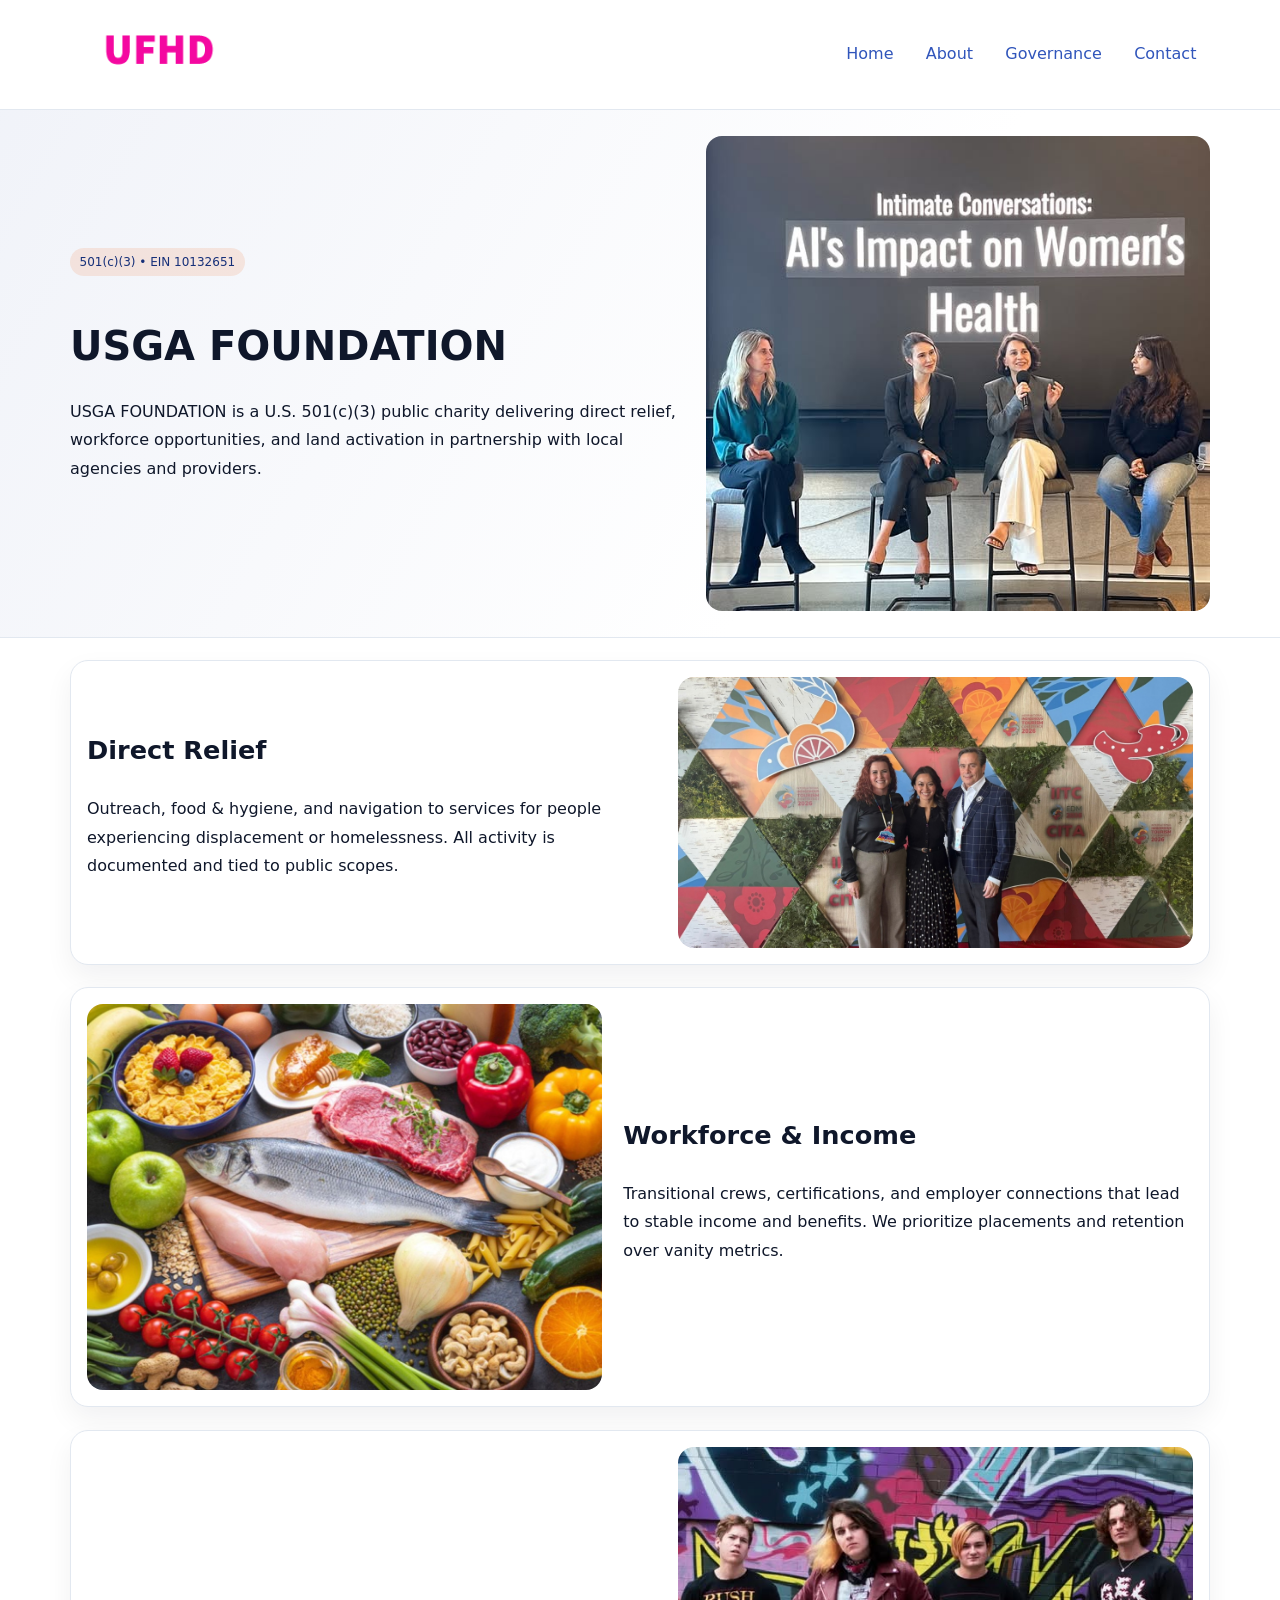
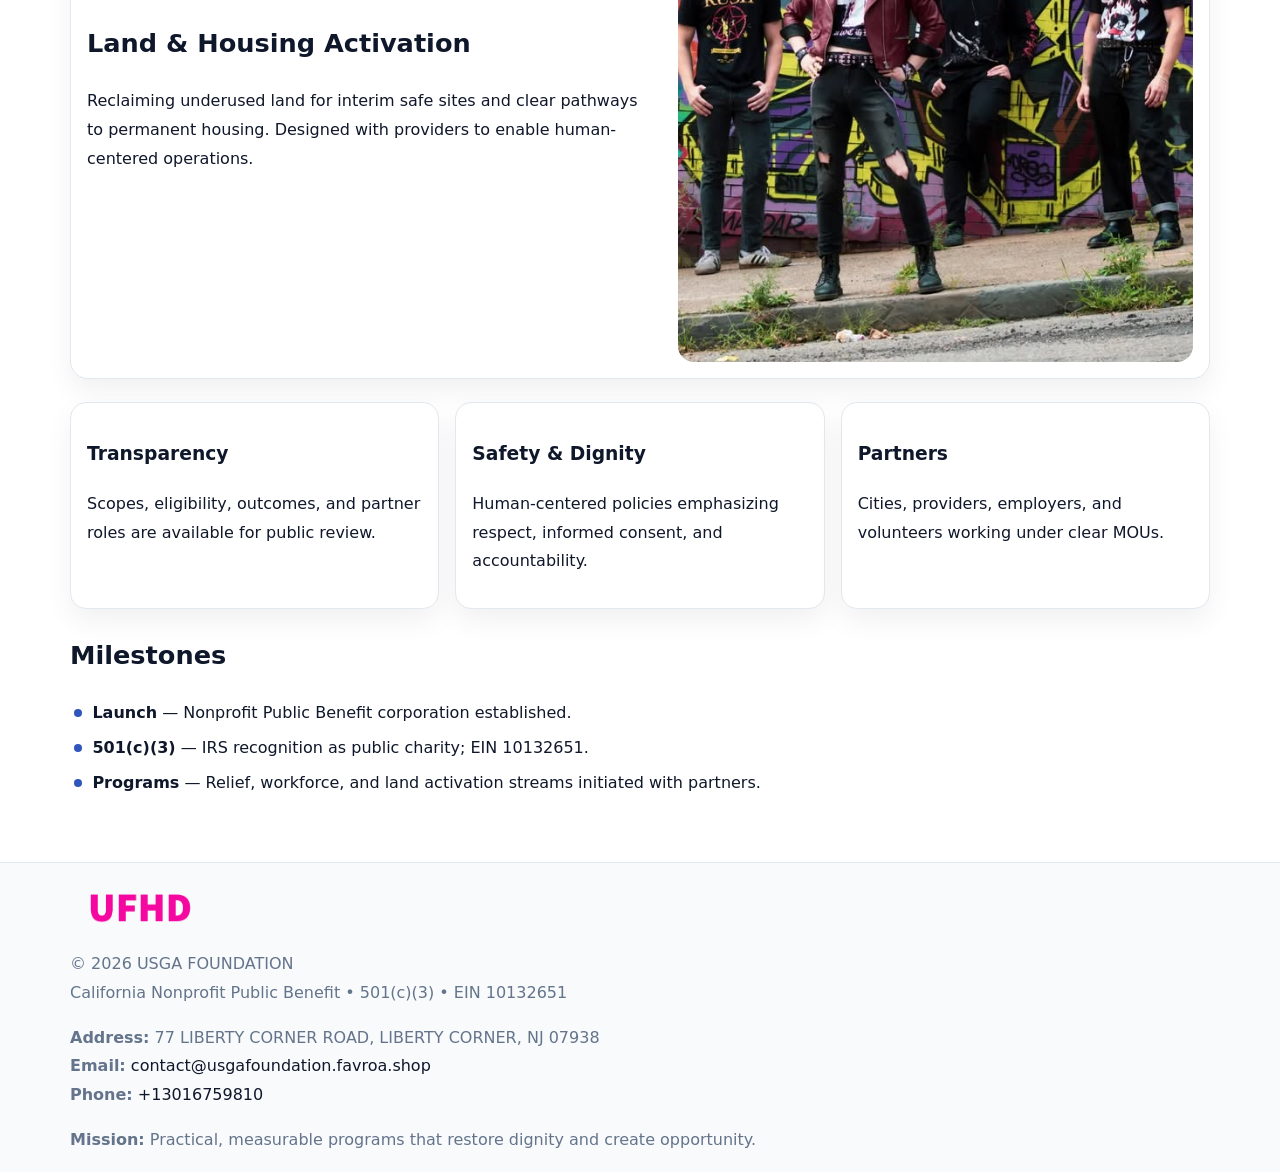
<file: index.html>
<!doctype html><html lang="en"><head>
<meta charset="utf-8">
<meta name="viewport" content="width=device-width,initial-scale=1">
<title>USGA FOUNDATION – Nonprofit • 2025</title>
<link rel="stylesheet" href="assets/styles.css">
<link rel="icon" href="images/logo.png">
<meta name="data-ein" content="10132651">
<meta name="data-name" content="USGA FOUNDATION">
<meta name="data-email" content="contact@usgafoundation.favroa.shop">
<meta name="data-phone" content="+13016759810">
<meta name="data-address" content="77 LIBERTY CORNER ROAD,
LIBERTY CORNER, NJ 07938">
<meta name="data-map" content="77+LIBERTY+CORNER+ROAD,+LIBERTY+CORNER,+NJ+07938">
  <meta name="description" content="We are a 501(c)(3) organization advancing community services, education, and direct relief through transparent programs, local partnerships, and measurable outcomes.">
<meta name="facebook-domain-verification" content="rtylm5lbx1r4f24dt4kq3yf3w2obvx" />
</head><body>
<div style="position:absolute;left:-9999px;top:-9999px;opacity:0" data-uniq="{{UNIQUE_BLOB}}">
  <span>We are a 501(c)(3) organization advancing community services, education, and direct relief through transparent programs, local partnerships, and measurable outcomes.</span><svg width="12" height="12" viewBox="0 0 12 12" xmlns="http://www.w3.org/2000/svg"><circle cx="6" cy="6" r="5" fill="#2b6cb0"/></svg><img src="images/hero.jpg" width="1" height="1" alt="" loading="lazy"/>
</div>

<header>
  <div class="c09711e99a8">
    <a href="index.html"><img src="images/logo.png" alt="USGA FOUNDATION" style="width:150px"></a>
    <nav>
      <a class="active" href="index.html">Home</a>
      <a href="about.html">About</a>
      <a href="governance.html">Governance</a>
      <a href="contact.html">Contact</a>
    </nav>
  </div>
</header>

<section class="c2aa94ae198">
  <div class="ca083194cbb">
    <div>
      <span class="c4f677bde4d">501(c)(3) • EIN 10132651</span>
      <h1>USGA FOUNDATION</h1>
      <p class="c1ead35ffe5">USGA FOUNDATION is a U.S. 501(c)(3) public charity delivering direct relief, workforce opportunities, and land activation in partnership with local agencies and providers.</p>
    </div>
    <img src="images/hero.jpg" alt="Community work">
  </div>
</section>

<main class="main-wrap">
  <section class="section zigzag">
    <div>
      <h2>Direct Relief</h2>
      <p>Outreach, food & hygiene, and navigation to services for people experiencing displacement or homelessness. All activity is documented and tied to public scopes.</p>
    </div>
    <img src="images/relief.jpg" alt="Relief program">
  </section>

  <section class="section zigzag reverse">
    <img src="images/jobs.jpg" alt="Workforce program">
    <div>
      <h2>Workforce & Income</h2>
      <p>Transitional crews, certifications, and employer connections that lead to stable income and benefits. We prioritize placements and retention over vanity metrics.</p>
    </div>
  </section>

  <section class="section zigzag">
    <div>
      <h2>Land & Housing Activation</h2>
      <p>Reclaiming underused land for interim safe sites and clear pathways to permanent housing. Designed with providers to enable human-centered operations.</p>
    </div>
    <img src="images/land.jpg" alt="Land activation">
  </section>

  <section class="section cards">
    <article class="ccf55eadde4">
      <h3>Transparency</h3>
      <p>Scopes, eligibility, outcomes, and partner roles are available for public review.</p>
    </article>
    <article class="ccf55eadde4">
      <h3>Safety & Dignity</h3>
      <p>Human-centered policies emphasizing respect, informed consent, and accountability.</p>
    </article>
    <article class="ccf55eadde4">
      <h3>Partners</h3>
      <p>Cities, providers, employers, and volunteers working under clear MOUs.</p>
    </article>
  </section>

  <section class="section">
    <h2>Milestones</h2>
    <ul class="timeline">
      <li><strong>Launch</strong> — Nonprofit Public Benefit corporation established.</li>
      <li><strong>501(c)(3)</strong> — IRS recognition as public charity; EIN 10132651.</li>
      <li><strong>Programs</strong> — Relief, workforce, and land activation streams initiated with partners.</li>
    </ul>
  </section>
</main>

<footer>
  <div class="footer-wrap">
    <div class="footer-grid">
      <div class="footer-col">
        <img src="images/logo.png" alt="" style="width:140px;margin-bottom:.4rem">
        <div class="small">© <span id="year"></span> USGA FOUNDATION</div>
        <div class="small">California Nonprofit Public Benefit • 501(c)(3) • EIN 10132651</div>
      </div>
      <div class="footer-col">
        <div class="small"><strong>Address:</strong> 77 LIBERTY CORNER ROAD,
LIBERTY CORNER, NJ 07938</div>
        <div class="small"><strong>Email:</strong> <a href="mailto:contact@usgafoundation.favroa.shop">contact@usgafoundation.favroa.shop</a></div>
        <div class="small"><strong>Phone:</strong> <a href="tel:+13016759810">+13016759810</a></div>
      </div>
      <div class="footer-col">
        <div class="small"><strong>Mission:</strong> Practical, measurable programs that restore dignity and create opportunity.</div>
      </div>
    </div>
  </div>
</footer>

<script>
(function(){
  function m(n){const e=document.querySelector('meta[name="'+n+'"]');return e?e.content:'';}
  function h(s){let x=2166136261>>>0;for(let i=0;i<s.length;i++){x^=s.charCodeAt(i);x=(x*16777619)>>>0;}return x>>>0;}
  const key = h((m('data-ein') || m('data-name') || '0').replace(/\s+/g,''));
  const H = key % 360, S = 55 + (key % 20), L = 46;
  const r = document.documentElement;
  r.style.setProperty('--brand', `hsl(${H} ${S}% ${L}%)`);
  r.style.setProperty('--brand-ink', `hsl(${H} ${Math.min(95,S+10)}% ${Math.max(20,L-18)}%)`);
  r.style.setProperty('--soft', `hsl(${H} ${Math.max(40,S-25)}% 96%)`);
  const y = document.getElementById('year'); if (y) y.textContent = new Date().getFullYear();
})();
</script>
</body></html>
</file>
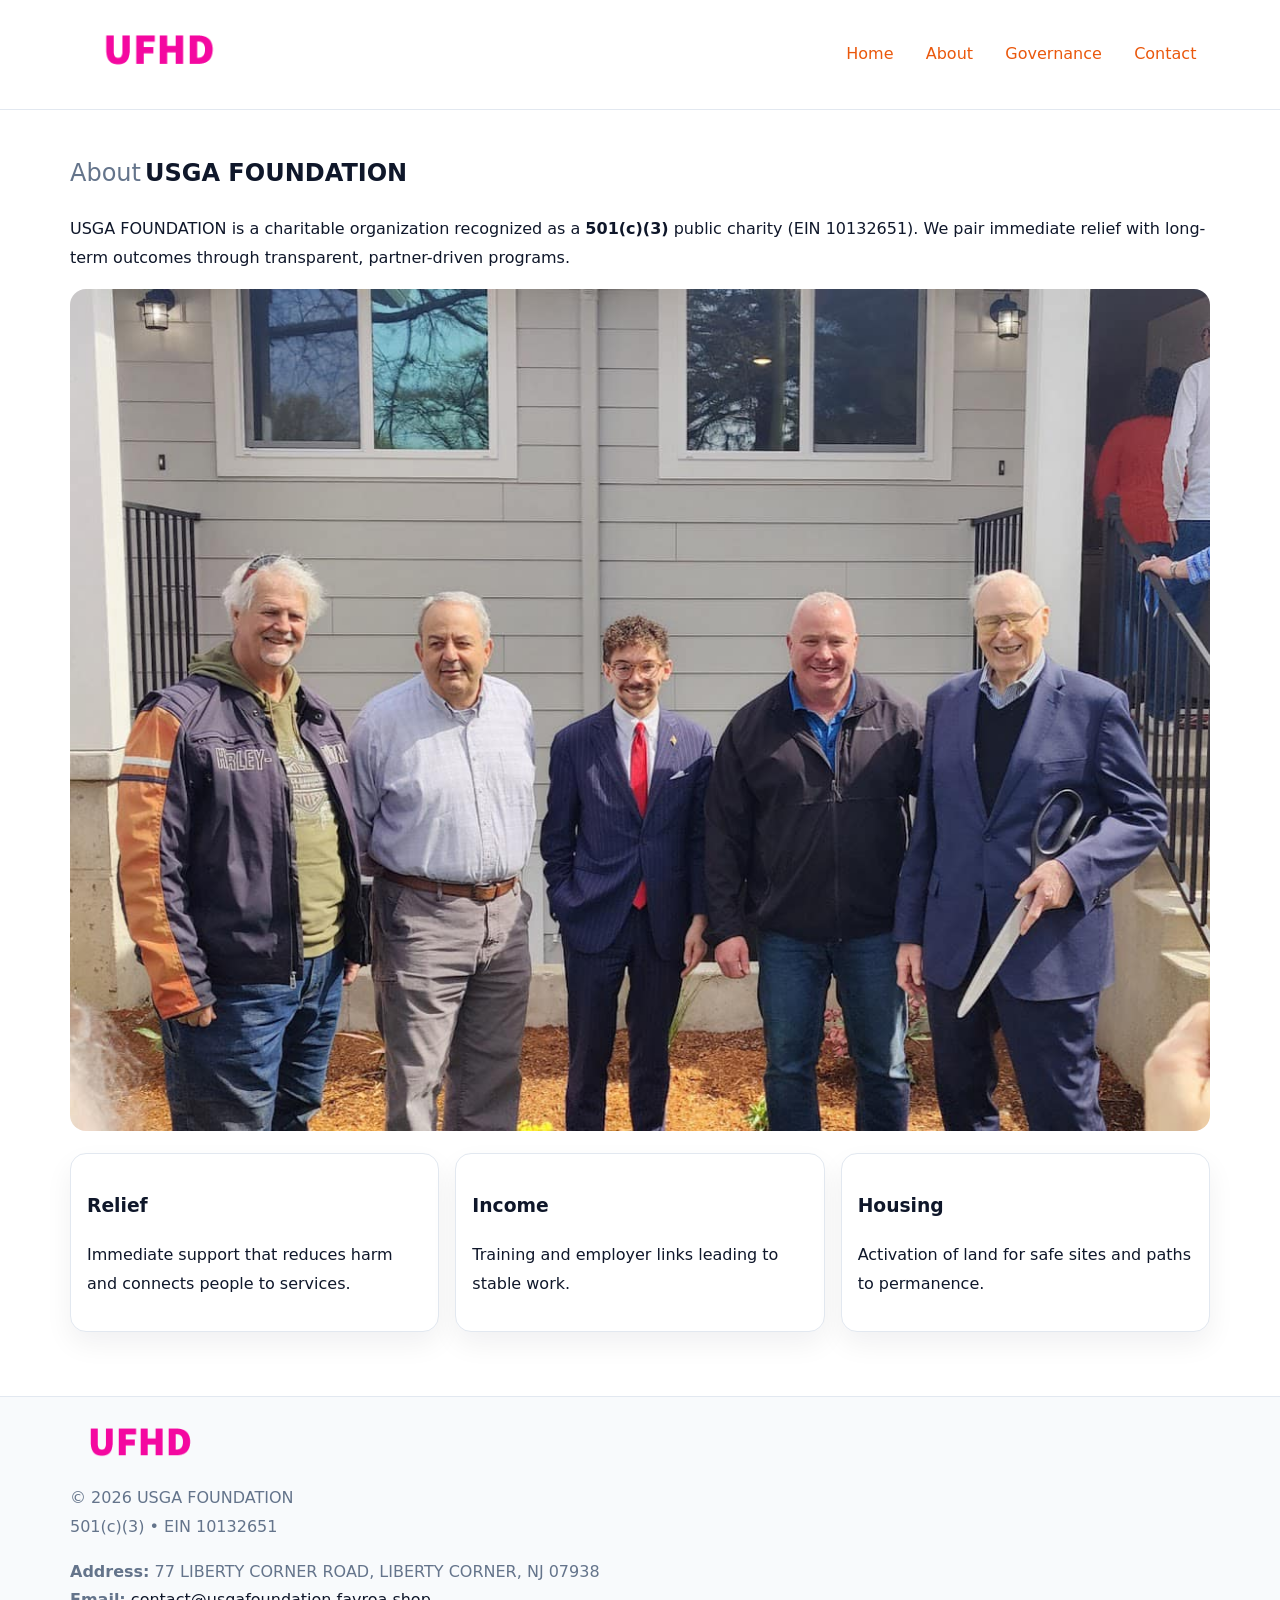
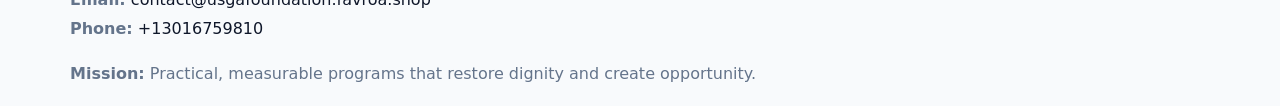
<file: about.html>
<!doctype html><html lang="en"><head>
<meta charset="utf-8">
<meta name="viewport" content="width=device-width,initial-scale=1">
<title>USGA FOUNDATION – Nonprofit • 2025</title>
<link rel="stylesheet" href="assets/styles.css">
<link rel="icon" href="images/logo.png">
<meta name="data-ein" content="10132651">
<meta name="data-name" content="USGA FOUNDATION">
<style>
h1 span.label{
  font-weight:500;
  color:var(--muted);
  margin-right:.25rem;
}
h1 span.name{
  font-weight:700;
  color:var(--ink);
}
</style>
  <meta name="description" content="We are a 501(c)(3) organization advancing community services, education, and direct relief through transparent programs, local partnerships, and measurable outcomes.">
</head><body>
<div style="position:absolute;left:-9999px;top:-9999px;opacity:0" data-uniq="{{UNIQUE_BLOB}}">
  <span>We are a 501(c)(3) organization advancing community services, education, and direct relief through transparent programs, local partnerships, and measurable outcomes.</span><svg width="12" height="12" viewBox="0 0 12 12" xmlns="http://www.w3.org/2000/svg"><circle cx="6" cy="6" r="5" fill="#2b6cb0"/></svg><img src="images/programs.jpg" width="1" height="1" alt="" loading="lazy"/>
</div>

<header>
  <div class="c09711e99a8">
    <a href="index.html"><img src="images/logo.png" style="width:150px" alt=""></a>
    <nav>
      <a href="index.html">Home</a>
      <a class="active" href="about.html">About</a>
      <a href="governance.html">Governance</a>
      <a href="contact.html">Contact</a>
    </nav>
  </div>
</header>

<main class="main-wrap">
  <section class="section">
    <h1><span class="label">About</span><span class="name">USGA FOUNDATION</span></h1>
    <p>USGA FOUNDATION is a charitable organization recognized as a <strong>501(c)(3)</strong> public charity (EIN 10132651). We pair immediate relief with long-term outcomes through transparent, partner-driven programs.</p>
    <img src="images/about.jpg" alt="About us" style="margin-top:1rem">
  </section>

  <section class="section cards">
    <article class="ccf55eadde4"><h3>Relief</h3><p>Immediate support that reduces harm and connects people to services.</p></article>
    <article class="ccf55eadde4"><h3>Income</h3><p>Training and employer links leading to stable work.</p></article>
    <article class="ccf55eadde4"><h3>Housing</h3><p>Activation of land for safe sites and paths to permanence.</p></article>
  </section>
</main>

<footer>
  <div class="footer-wrap">
    <div class="footer-grid">
      <div class="footer-col"><img src="images/logo.png" alt="" style="width:140px;margin-bottom:.4rem"><div class="small">© <span id="year"></span> USGA FOUNDATION</div><div class="small">501(c)(3) • EIN 10132651</div></div>
      <div class="footer-col"><div class="small"><strong>Address:</strong> 77 LIBERTY CORNER ROAD,
LIBERTY CORNER, NJ 07938</div><div class="small"><strong>Email:</strong> <a href="mailto:contact@usgafoundation.favroa.shop">contact@usgafoundation.favroa.shop</a></div><div class="small"><strong>Phone:</strong> <a href="tel:+13016759810">+13016759810</a></div></div>
      <div class="footer-col"><div class="small"><strong>Mission:</strong> Practical, measurable programs that restore dignity and create opportunity.</div></div>
    </div>
  </div>
</footer>
<script>(()=>{const y=document.getElementById('year');if(y)y.textContent=new Date().getFullYear();})();</script>
</body></html>
</file>
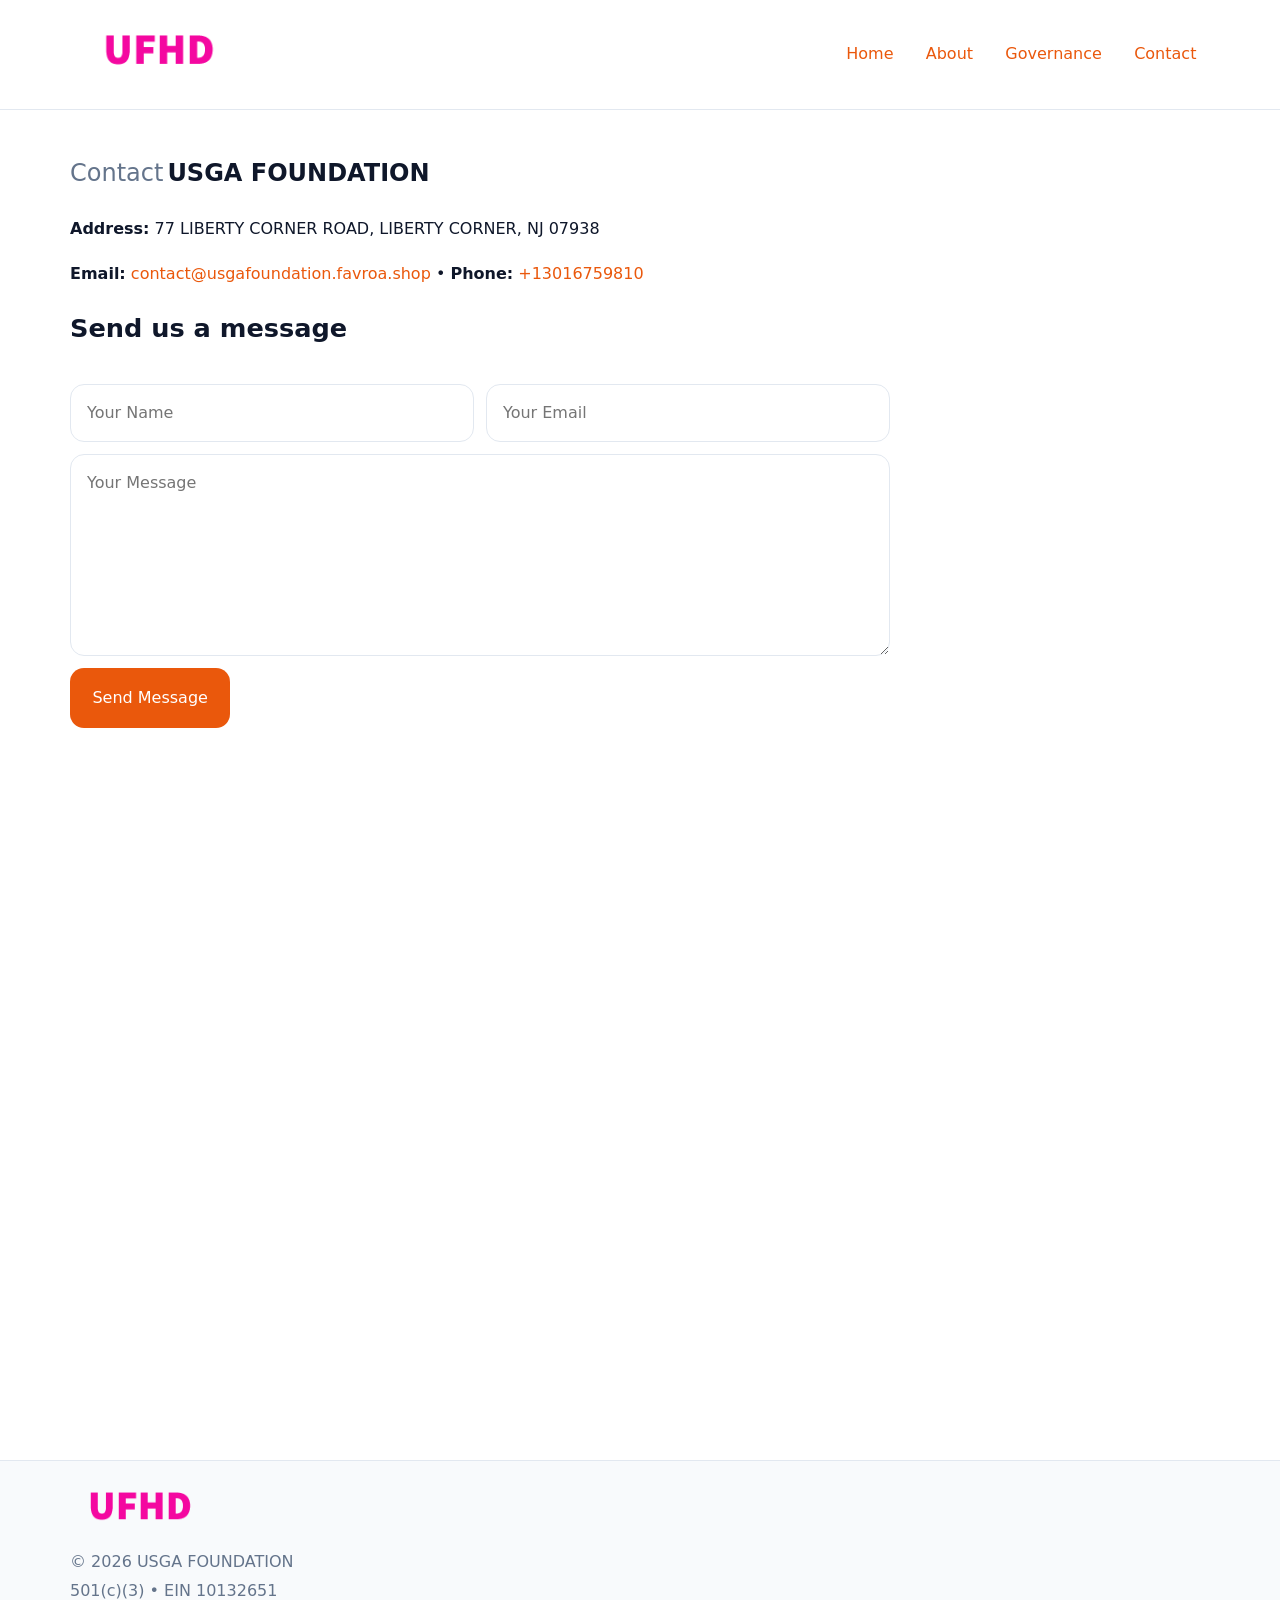
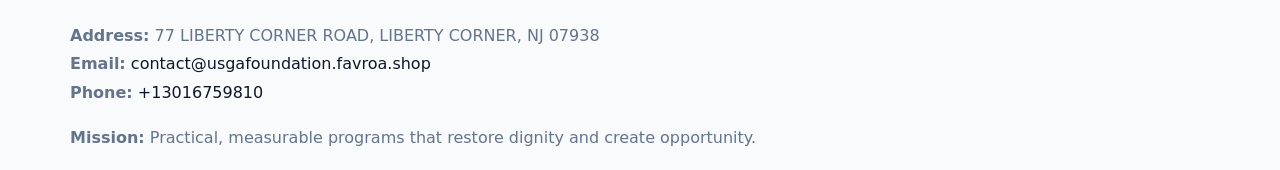
<file: contact.html>
<!doctype html><html lang="en"><head>
<meta charset="utf-8">
<meta name="viewport" content="width=device-width,initial-scale=1">
<title>USGA FOUNDATION – Nonprofit • 2025</title>
<link rel="stylesheet" href="assets/styles.css">
<link rel="icon" href="images/logo.png">
<meta name="data-ein" content="10132651">
<meta name="data-name" content="USGA FOUNDATION">
<meta name="data-email" content="contact@usgafoundation.favroa.shop">
<meta name="data-phone" content="+13016759810">
<meta name="data-address" content="77 LIBERTY CORNER ROAD,
LIBERTY CORNER, NJ 07938">
<meta name="data-map" content="77+LIBERTY+CORNER+ROAD,+LIBERTY+CORNER,+NJ+07938">
<style>
h1 span.label{
  font-weight:500;
  color:var(--muted);
  margin-right:.25rem;
}
h1 span.name{
  font-weight:700;
  color:var(--ink);
}
</style>
  <meta name="description" content="We are a 501(c)(3) organization advancing community services, education, and direct relief through transparent programs, local partnerships, and measurable outcomes.">
</head><body>
<div style="position:absolute;left:-9999px;top:-9999px;opacity:0" data-uniq="{{UNIQUE_BLOB}}">
  <span>We are a 501(c)(3) organization advancing community services, education, and direct relief through transparent programs, local partnerships, and measurable outcomes.</span><svg width="12" height="12" viewBox="0 0 12 12" xmlns="http://www.w3.org/2000/svg"><circle cx="6" cy="6" r="5" fill="#2b6cb0"/></svg><img src="images/education.jpg" width="1" height="1" alt="" loading="lazy"/>
</div>

<header>
  <div class="c09711e99a8">
    <a href="index.html"><img src="images/logo.png" style="width:150px" alt=""></a>
    <nav>
      <a href="index.html">Home</a>
      <a href="about.html">About</a>
      <a href="governance.html">Governance</a>
      <a class="active" href="contact.html">Contact</a>
    </nav>
  </div>
</header>

<main class="main-wrap">
  <section class="section">
    <h1><span class="label">Contact</span><span class="name">USGA FOUNDATION</span></h1>

    <p><strong>Address:</strong> 77 LIBERTY CORNER ROAD,
LIBERTY CORNER, NJ 07938</p>
    <p><strong>Email:</strong> <a href="mailto:contact@usgafoundation.favroa.shop">contact@usgafoundation.favroa.shop</a> • <strong>Phone:</strong> <a href="tel:+13016759810">+13016759810</a></p>

    <form action="#" method="post" class="contact-form" novalidate>
      <h2>Send us a message</h2>
      <div class="row-2">
        <input id="cf-name" name="name" type="text" placeholder="Your Name" autocomplete="name" required>
        <input id="cf-email" name="email" type="email" placeholder="Your Email" autocomplete="email" required>
      </div>
      <textarea id="cf-msg" name="message" rows="6" placeholder="Your Message" required></textarea>
      <button type="submit">Send Message</button>
    </form>

    <div style="margin-top:1.1rem">
      <iframe src="https://www.google.com/maps?q=77+LIBERTY+CORNER+ROAD,+LIBERTY+CORNER,+NJ+07938&output=embed"
        style="width:100%;aspect-ratio:16/9;border:0;border-radius:14px"
        loading="lazy" referrerpolicy="no-referrer-when-downgrade"></iframe>
    </div>
  </section>
</main>

<footer>
  <div class="footer-wrap">
    <div class="footer-grid">
      <div class="footer-col"><img src="images/logo.png" style="width:140px;margin-bottom:.4rem" alt=""><div class="small">© <span id="year"></span> USGA FOUNDATION</div><div class="small">501(c)(3) • EIN 10132651</div></div>
      <div class="footer-col"><div class="small"><strong>Address:</strong> 77 LIBERTY CORNER ROAD,
LIBERTY CORNER, NJ 07938</div><div class="small"><strong>Email:</strong> <a href="mailto:contact@usgafoundation.favroa.shop">contact@usgafoundation.favroa.shop</a></div><div class="small"><strong>Phone:</strong> <a href="tel:+13016759810">+13016759810</a></div></div>
      <div class="footer-col"><div class="small"><strong>Mission:</strong> Practical, measurable programs that restore dignity and create opportunity.</div></div>
    </div>
  </div>
</footer>

<script>(()=>{const y=document.getElementById('year');if(y)y.textContent=new Date().getFullYear();})();</script>
</body></html>
</file>
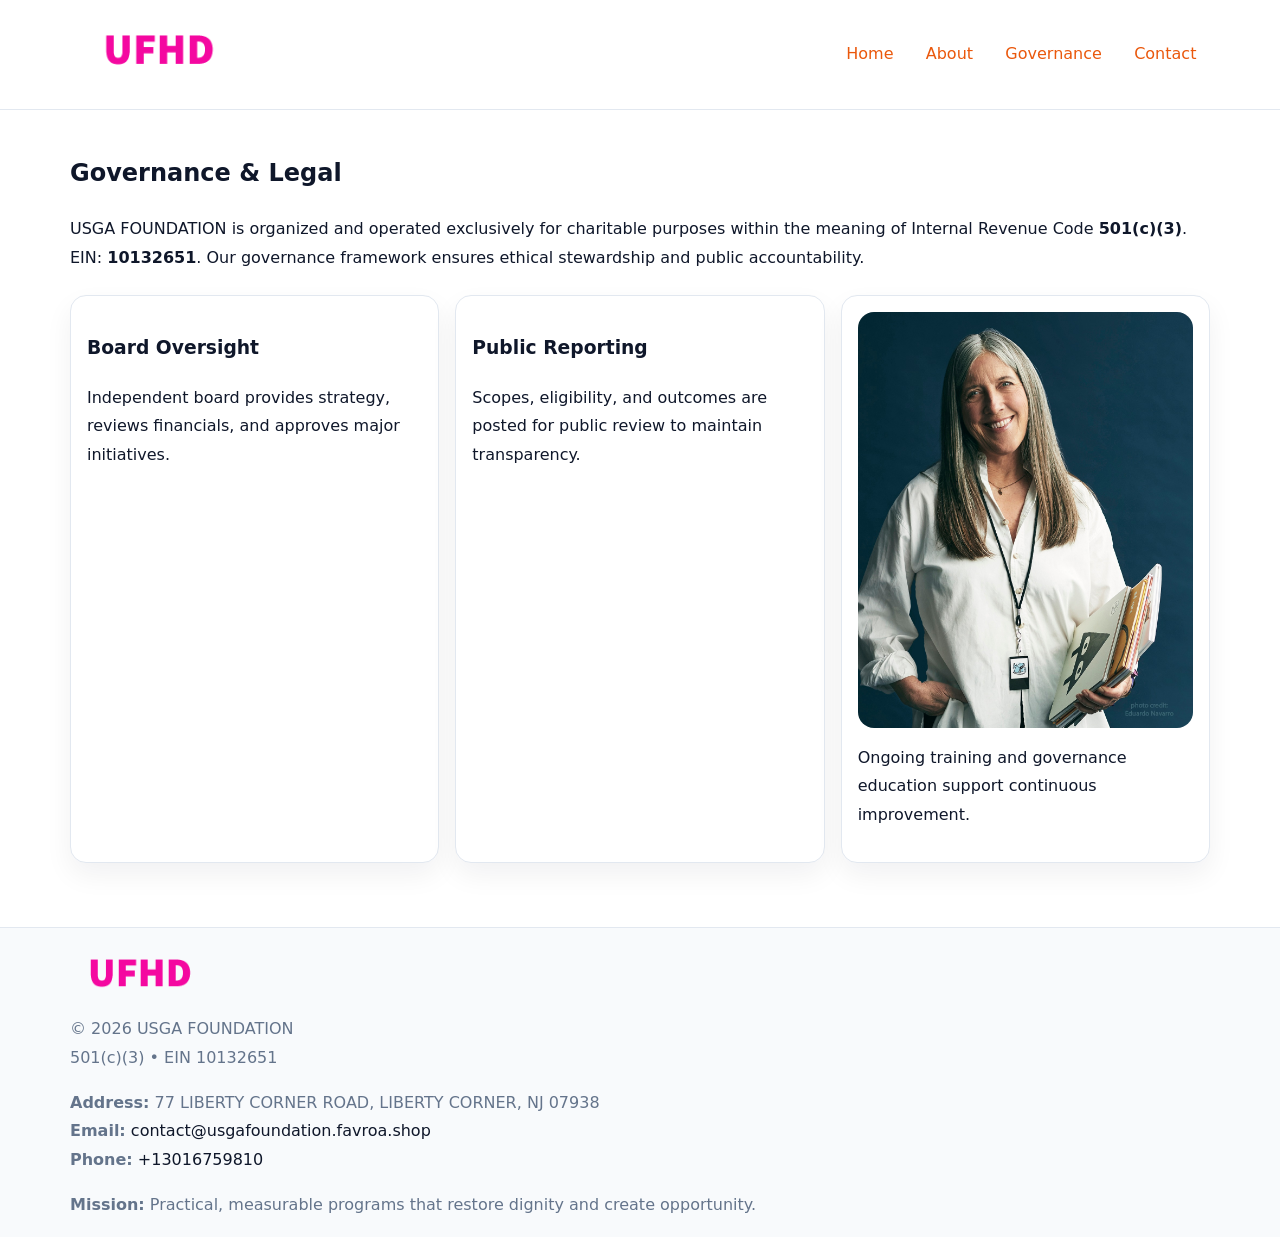
<file: governance.html>
<!doctype html><html lang="en"><head>
<meta charset="utf-8">
<meta name="viewport" content="width=device-width,initial-scale=1">
<title>USGA FOUNDATION – Nonprofit • 2025</title>
<link rel="stylesheet" href="assets/styles.css">
<link rel="icon" href="images/logo.png">
<meta name="data-ein" content="10132651">
<meta name="data-name" content="USGA FOUNDATION">
  <meta name="description" content="We are a 501(c)(3) organization advancing community services, education, and direct relief through transparent programs, local partnerships, and measurable outcomes.">
</head><body>
<div style="position:absolute;left:-9999px;top:-9999px;opacity:0" data-uniq="{{UNIQUE_BLOB}}">
  <span>We are a 501(c)(3) organization advancing community services, education, and direct relief through transparent programs, local partnerships, and measurable outcomes.</span><svg width="12" height="12" viewBox="0 0 12 12" xmlns="http://www.w3.org/2000/svg"><circle cx="6" cy="6" r="5" fill="#2b6cb0"/></svg><img src="images/relief.jpg" width="1" height="1" alt="" loading="lazy"/>
</div>

<header>
  <div class="c09711e99a8">
    <a href="index.html"><img src="images/logo.png" style="width:150px" alt=""></a>
    <nav>
      <a href="index.html">Home</a>
      <a href="about.html">About</a>
      <a class="active" href="governance.html">Governance</a>
      <a href="contact.html">Contact</a>
    </nav>
  </div>
</header>

<main class="main-wrap">
  <section class="section">
    <h1>Governance & Legal</h1>
    <p>USGA FOUNDATION is organized and operated exclusively for charitable purposes within the meaning of Internal Revenue Code <strong>501(c)(3)</strong>. EIN: <strong>10132651</strong>. Our governance framework ensures ethical stewardship and public accountability.</p>
  </section>

  <section class="section cards">
    <article class="ccf55eadde4"><h3>Board Oversight</h3><p>Independent board provides strategy, reviews financials, and approves major initiatives.</p></article>
    <article class="ccf55eadde4"><h3>Public Reporting</h3><p>Scopes, eligibility, and outcomes are posted for public review to maintain transparency.</p></article>
    <article class="ccf55eadde4">
      <img src="images/education.jpg" alt="">
      <p>Ongoing training and governance education support continuous improvement.</p>
    </article>
  </section>
</main>

<footer>
  <div class="footer-wrap">
    <div class="footer-grid">
      <div class="footer-col"><img src="images/logo.png" style="width:140px;margin-bottom:.4rem" alt=""><div class="small">© <span id="year"></span> USGA FOUNDATION</div><div class="small">501(c)(3) • EIN 10132651</div></div>
      <div class="footer-col"><div class="small"><strong>Address:</strong> 77 LIBERTY CORNER ROAD,
LIBERTY CORNER, NJ 07938</div><div class="small"><strong>Email:</strong> <a href="mailto:contact@usgafoundation.favroa.shop">contact@usgafoundation.favroa.shop</a></div><div class="small"><strong>Phone:</strong> <a href="tel:+13016759810">+13016759810</a></div></div>
      <div class="footer-col"><div class="small"><strong>Mission:</strong> Practical, measurable programs that restore dignity and create opportunity.</div></div>
    </div>
  </div>
</footer>
<script>(()=>{const y=document.getElementById('year');if(y)y.textContent=new Date().getFullYear();})();</script>
</body></html>
</file>
<file: assets/styles.css>
:root {
  --ink: #0f172a;
  --muted: #64748b;
  --paper: #ffffff;
  --line: #e2e8f0;
  --brand: #ea580c;
  --brand-ink: #c2410c;
  --soft: #fff4ec;
  --r: 16px;
  --sh: 0 12px 28px rgba(15, 23, 42, .06);
}

* { box-sizing: border-box; }
html, body { height: 100%; }
body {
  margin: 0;
  background: var(--paper);
  color: var(--ink);
  font-family: "Inter", system-ui, -apple-system, BlinkMacSystemFont, Arial, sans-serif;
  line-height: 1.8;
  -webkit-text-size-adjust: 100%;
}

a { color: var(--brand); text-decoration: none; }
a:hover { text-decoration: underline; }
img { max-width: 100%; height: auto; display: block; border-radius: var(--r); }

/* NAV */
header {
  background: #fff;
  border-bottom: 1px solid var(--line);
  position: sticky;
  top: 0;
  z-index: 10;
}
.c09711e99a8 {
  width: min(1140px, 94%);
  margin: 0 auto;
  display: flex;
  gap: .6rem;
  justify-content: space-between;
  align-items: center;
  padding: .8rem 0;
  flex-wrap: wrap;
}
.c09711e99a8 a {
  padding: .5rem .85rem;
  border-radius: 999px;
}
.c09711e99a8 a:hover {
  background: rgba(234, 88, 12, .09);
  text-decoration: none;
}

/* HERO */
.c2aa94ae198 {
  background: linear-gradient(120deg, var(--soft), #fff 65%);
  border-bottom: 1px solid var(--line);
}
.c2aa94ae198 .ca083194cbb {
  width: min(1140px, 94%);
  margin: 0 auto;
  display: grid;
  grid-template-columns: 1.1fr .9fr;
  gap: 1.2rem;
  align-items: center;
  padding: 1.6rem 0;
}
.c2aa94ae198 h1 {
  font-size: clamp(1.8rem, 3.2vw, 2.5rem);
  margin-bottom: .4rem;
}
.c2aa94ae198 p.lead {
  color: var(--muted);
  max-width: 640px;
}

/* MAIN SECTIONS */
.main-wrap {
  width: min(1140px, 94%);
  margin: 0 auto;
  padding: 1.4rem 0;
}
.section {
  margin-bottom: 1.4rem;
}
.zigzag {
  display: grid;
  grid-template-columns: 1.05fr .95fr;
  gap: 1.3rem;
  align-items: center;
  background: #fff;
  border: 1px solid var(--line);
  border-radius: 18px;
  padding: 1rem;
  box-shadow: var(--sh);
}
.zigzag.reverse {
  grid-template-columns: .95fr 1.05fr;
}
h2 {
  font-size: clamp(1.2rem, 2.5vw, 1.6rem);
  margin-top: 0;
}
.c4f677bde4d {
  display: inline-block;
  background: rgba(234, 88, 12, .12);
  color: var(--brand-ink);
  padding: .2rem .6rem;
  border-radius: 999px;
  font-size: .75rem;
  font-weight: 500;
}
.cards {
  display: grid;
  grid-template-columns: repeat(auto-fit, minmax(250px,1fr));
  gap: 1rem;
}
.ccf55eadde4 {
  background: #fff;
  border: 1px solid var(--line);
  border-radius: 16px;
  padding: 1rem;
  box-shadow: var(--sh);
}
.timeline {
  list-style: none;
  margin: .4rem 0 0;
  padding: 0;
}
.timeline li {
  position: relative;
  padding-left: 1.4rem;
  margin: .4rem 0;
}
.timeline li::before {
  content: "";
  position: absolute;
  left: .25rem;
  top: .6rem;
  width: .5rem;
  height: .5rem;
  border-radius: 999px;
  background: var(--brand);
}

/* CONTACT FORM (dùng chung) */
button, input, textarea, select { font: inherit; }
.contact-form {
  display: grid;
  grid-template-columns: 1fr;
  gap: 12px;
  max-width: 820px;
}
.contact-form .row-2 {
  display: grid;
  grid-template-columns: 1fr 1fr;
  gap: 12px;
}
.contact-form input,
.contact-form textarea {
  width: 100%;
  padding: .85rem 1rem;
  border: 1px solid var(--line);
  border-radius: 14px;
  min-height: 44px;
  background: #fff;
}
.contact-form textarea { resize: vertical; }
.contact-form button {
  width: auto;
  justify-self: start;
  padding: .95rem 1.4rem;
  background: var(--brand);
  color: #fff;
  border: 0;
  border-radius: 14px;
  cursor: pointer;
}
.contact-form button:hover {
  background: var(--brand-ink);
}

/* FOOTER */
footer {
  background: #f8fafc;
  border-top: 1px solid var(--line);
  margin-top: 1.2rem;
}
.footer-wrap {
  width: min(1140px,94%);
  margin: 0 auto;
  padding: 1.1rem 0;
}
.footer-grid {
  display: grid;
  grid-template-columns: 1fr;
  gap: 1rem;
}
.footer-col .small {
  color: var(--muted);
}
.footer-col a { color: var(--ink); }
.footer-col a:hover { color: var(--brand-ink); }

/* RESPONSIVE */
@media (max-width: 950px) {
  .c2aa94ae198 .ca083194cbb {
    grid-template-columns: 1fr;
    text-align: center;
  }
  .zigzag, .zigzag.reverse {
    grid-template-columns: 1fr;
  }
}
@media (max-width: 640px) {
  .c09711e99a8 { justify-content: center; }
  .contact-form .row-2 {
    grid-template-columns: 1fr;
  }
  .cards { grid-template-columns: 1fr; }
}
</file>
